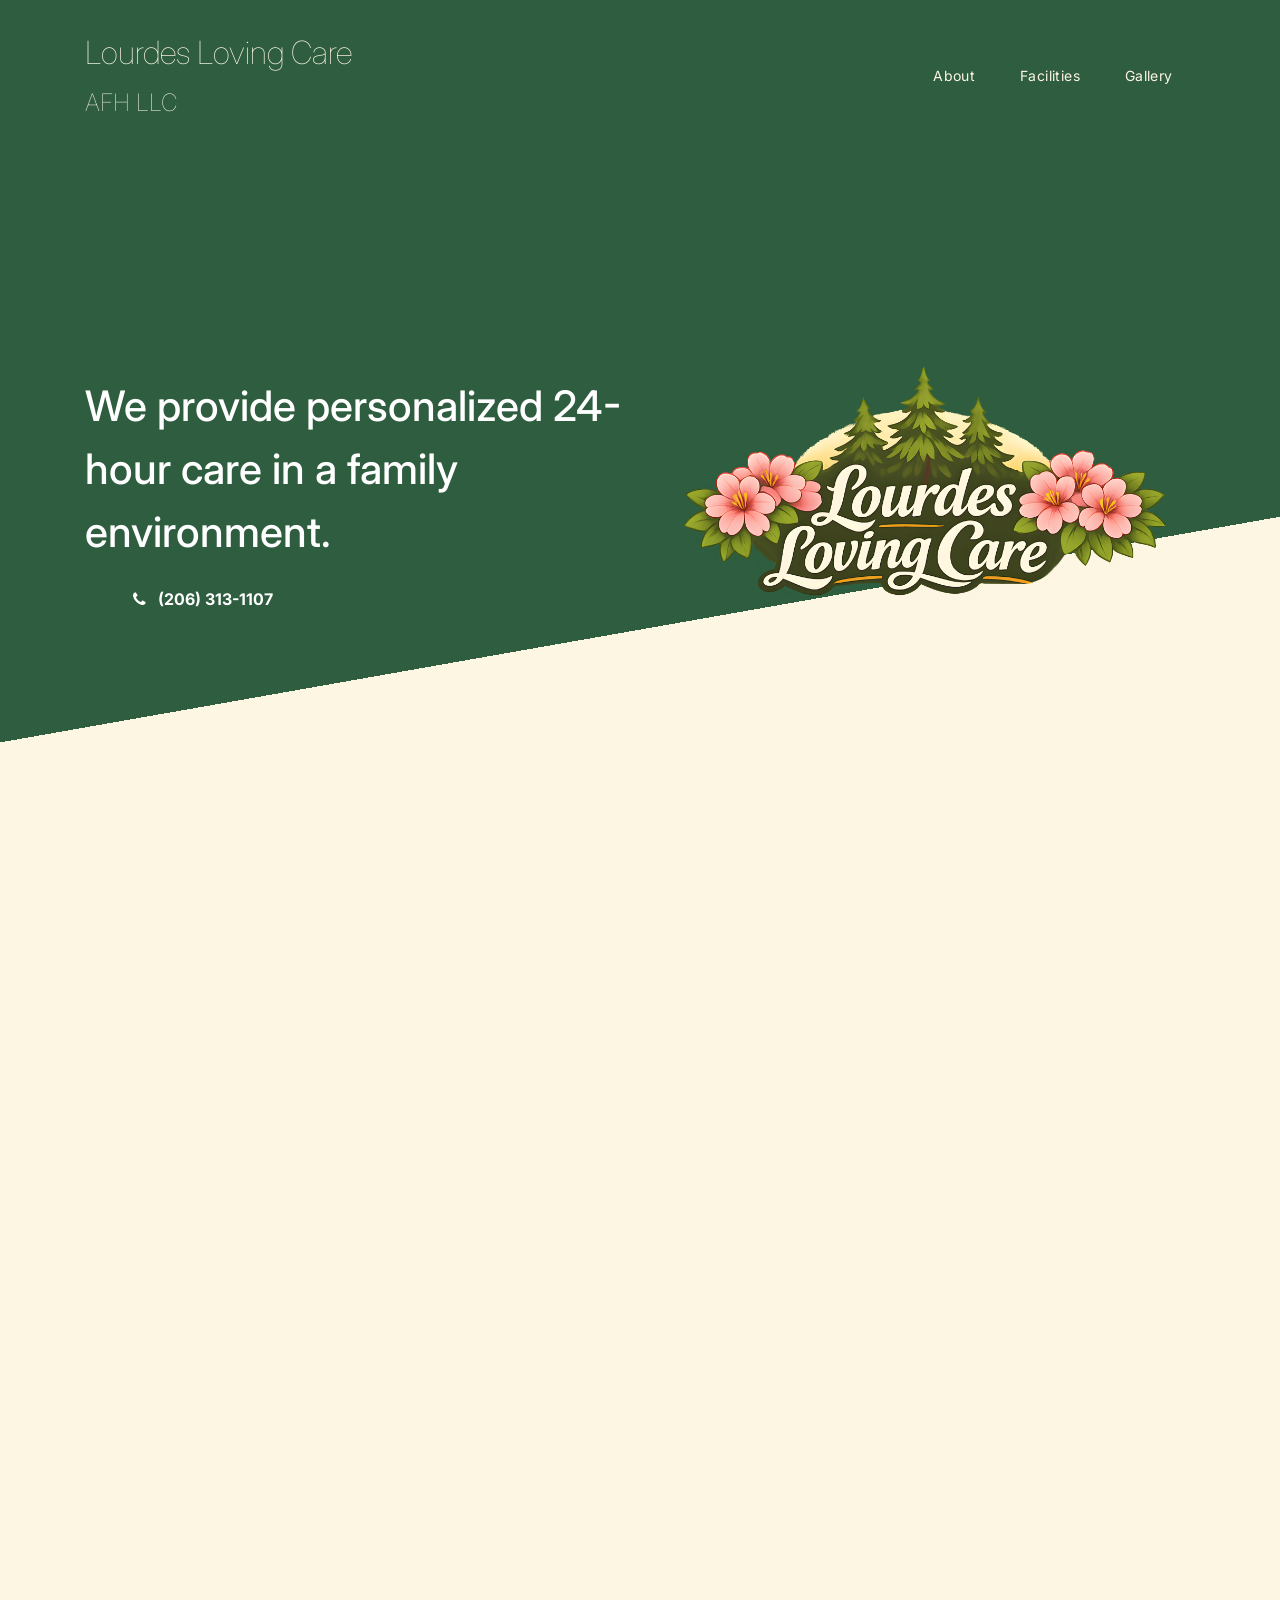
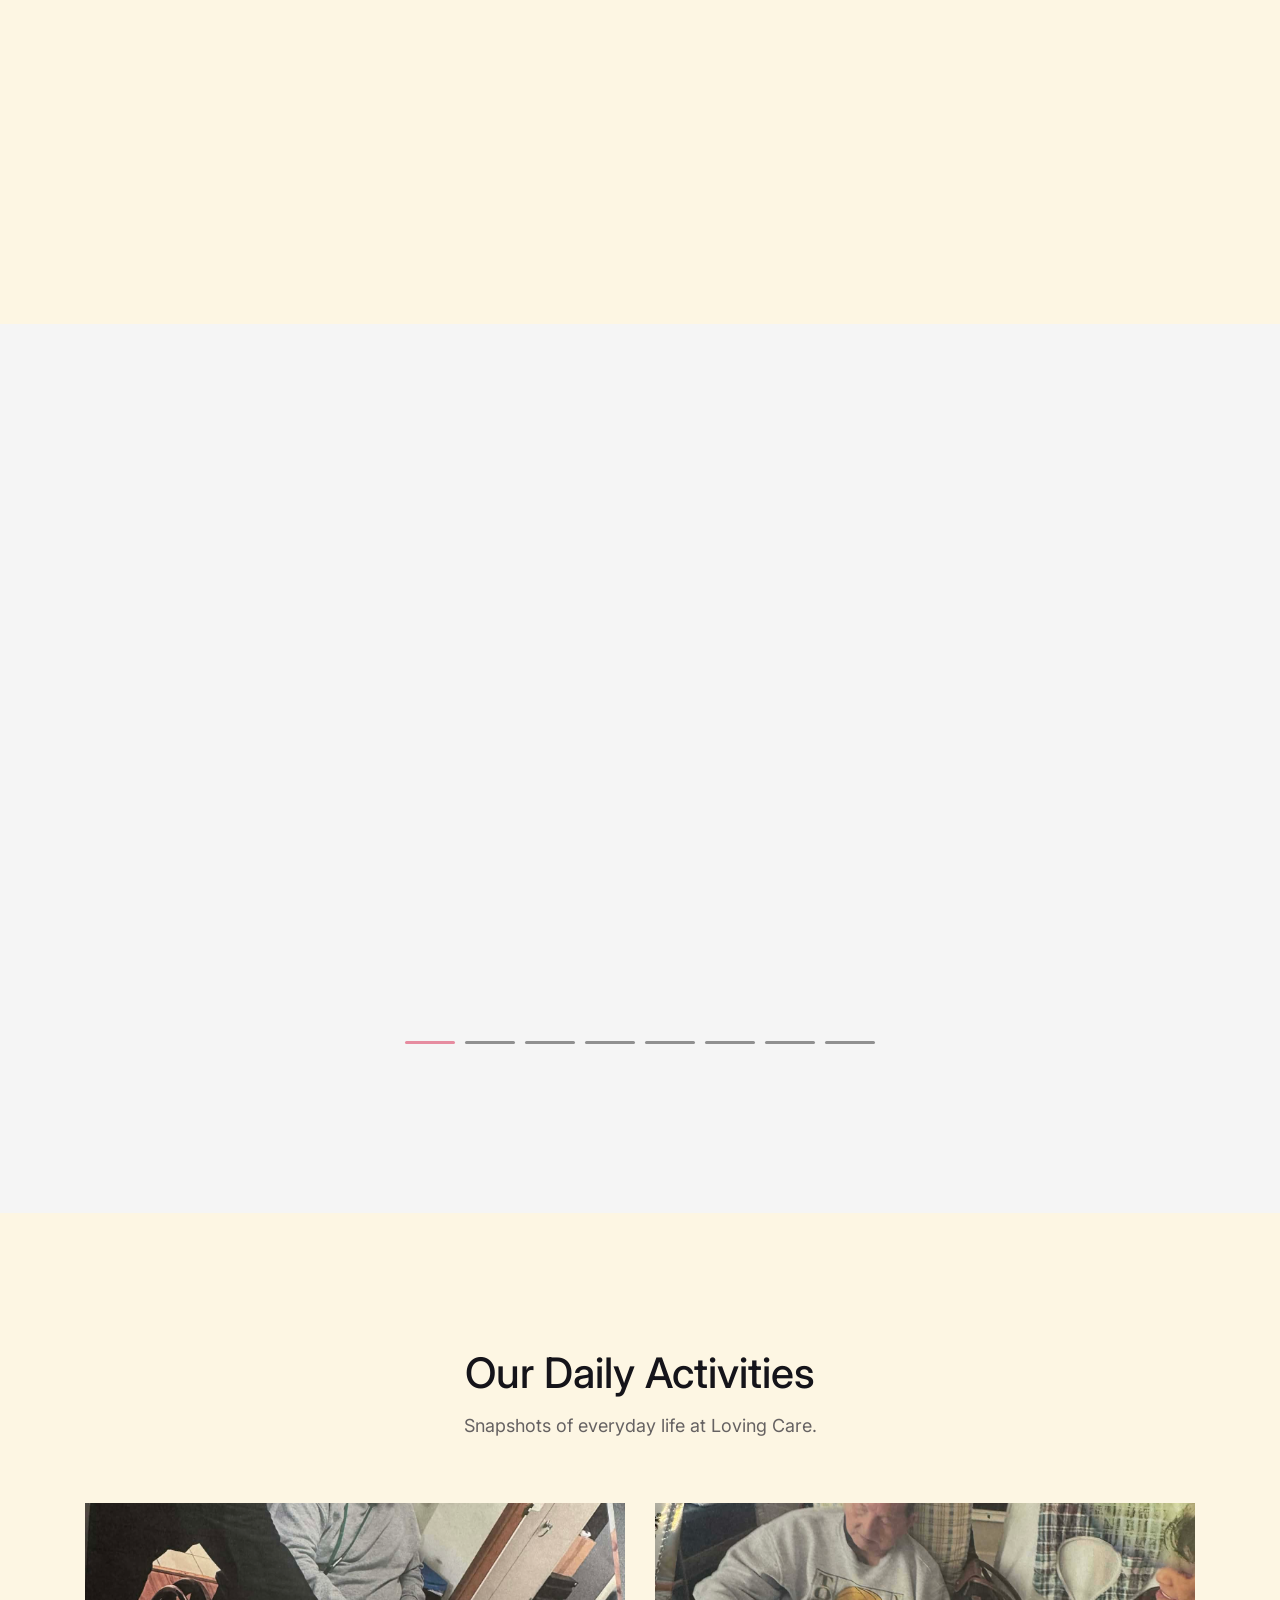
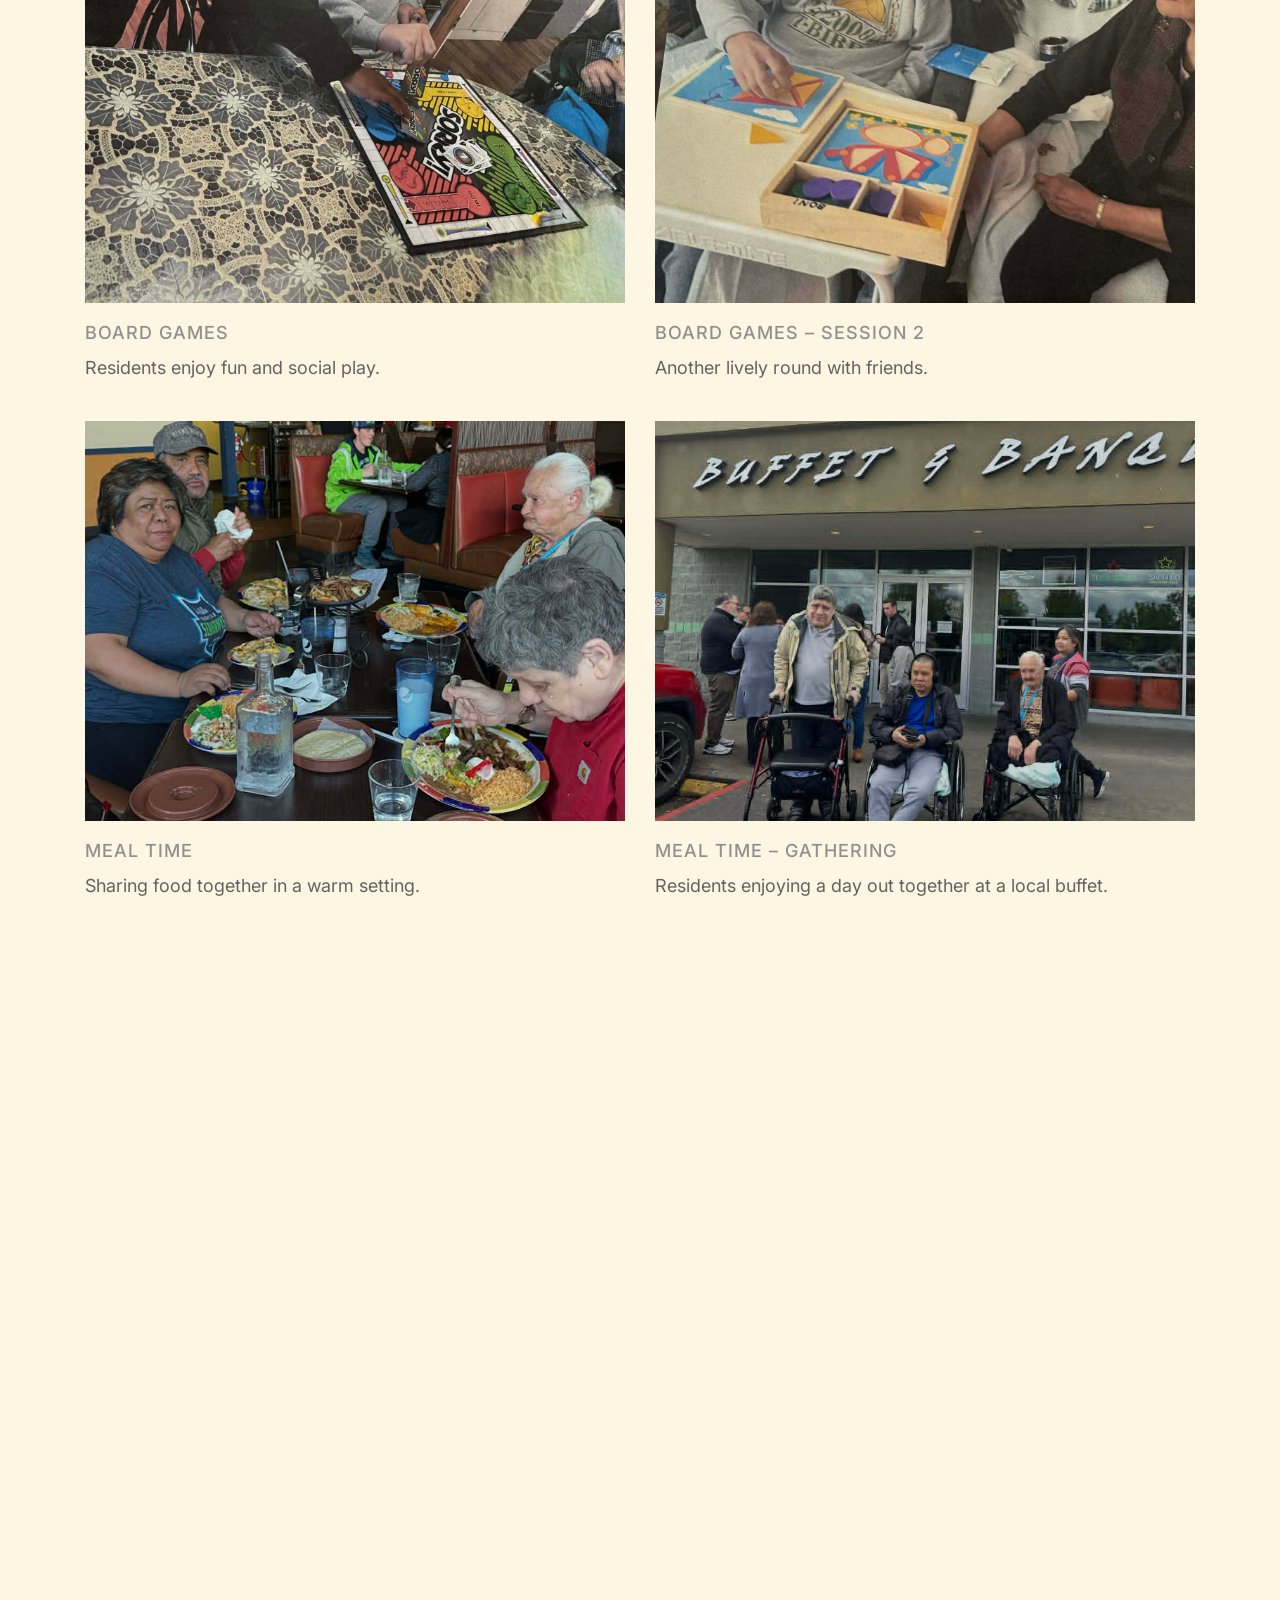
<file: index.html>
<!DOCTYPE html>
<html lang="en">
<head>

     <title>Lourdes Loving Care</title>

     <meta charset="UTF-8">
     <meta http-equiv="X-UA-Compatible" content="IE=Edge">
     <meta name="description" content="">
     <meta name="keywords" content="">
     <meta name="author" content="">
     <meta name="viewport" content="width=device-width, initial-scale=1, maximum-scale=1">

     <link rel="stylesheet" href="css/bootstrap.min.css">
     <link rel="stylesheet" href="css/font-awesome.min.css">
     <link rel="stylesheet" href="css/aos.css">
     <link rel="stylesheet" href="css/owl.carousel.min.css">
     <link rel="stylesheet" href="css/owl.theme.default.min.css">

     <!-- MAIN CSS -->
     <link rel="stylesheet" href="css/loving-care.css">

</head>
<body>

     <!-- MENU BAR -->
    <nav class="navbar navbar-expand-lg">
        <div class="container">
            <span class="navbar-brand">
              <h2>Lourdes Loving Care</h2>
              <h3>AFH LLC</h3>
            </span>

            <button class="navbar-toggler" type="button" data-toggle="collapse" data-target="#navbarNav" aria-controls="navbarNav" aria-expanded="false"
                aria-label="Toggle navigation">
                <span class="navbar-toggler-icon"></span>
            </button>

            <div class="collapse navbar-collapse" id="navbarNav">
                <ul class="navbar-nav ml-auto">
                    <li class="nav-item">
                        <a href="#about" class="nav-link smoothScroll">About</a>
                    </li>
                    <li class="nav-item">
                        <a href="#project" class="nav-link smoothScroll">Facilities</a>
                    </li>
                    <li class="nav-item">
                        <a href="#gallery" class="nav-link smoothScroll">Gallery</a>
                    </li>
                    <!--  
                    <li class="nav-item">
                        <a href="contact.html" class="nav-link contact">Contact</a>
                    </li> -->
                </ul>
            </div>
        </div>
    </nav>


     <!-- HERO -->
     <section class="hero hero-bg d-flex justify-content-center align-items-center">
               <div class="container">
                    <div class="row">

                        <div class="col-lg-6 col-md-10 col-12 d-flex flex-column justify-content-center align-items-center">
                              <div class="hero-text">

                                   <h1 class="text-white" data-aos="fade-up">We provide personalized 24-hour care in a family environment.</h1>
                                   <strong class="d-block py-3 pl-5 text-white" data-aos="fade-up" data-aos-delay="200"><i class="fa fa-phone mr-2"></i> (206) 313-1107</strong>
                              </div>
                        </div>

                        <div class="col-lg-6 col-12">
                          <div class="hero-image" data-aos="fade-up" data-aos-delay="300">

                            <img src="images/logo.png" class="img-fluid" alt="working girl">
                          </div>
                        </div>

                    </div>
               </div>
     </section>


     <!-- ABOUT -->
     <section class="about section-padding pb-0" id="about">
          <div class="container">
               <div class="row">
                    <div class="col-lg-7 mx-auto col-md-10 col-12">
                         <div class="about-info">
                              <h2 class="mb-4" data-aos="fade-up"> <strong>Personalized 24-hour care</strong> in a family environment.</h2>
                              <p class="mb-0" data-aos="fade-up">
                                <strong>Lourdes Loving Care AFH LLC</strong> is a state-licensed home caring for up to six residents. 
                                We offer <strong>high-end 24-hour care</strong> and specialize in medical needs including:
                              </p>

                              <h2 data-aos="fade-up">Our Services</h2>
                              <ul data-aos="fade-up">
                                   <li><strong>Dementia</strong></li>
                                   <li><strong>Alzheimer's</strong></li>
                                   <li><strong>Parkinson's</strong></li>
                                   <li>Stroke</li>
                                   <li>Diabetes</li>
                                   <li>Special diets</li>
                                   <li>Hospice care</li>
                                   <li>Private</li>
                                   <li>Medicaid</li>
                              </ul>

                              <h3 data-aos="fade-up">Qualified Staff</h3>
                              <p class="mb-0" data-aos="fade-up">
                                Residents’ medical and social needs are met by qualified staff including CNAs, on-call RNs, administrative staff, and hands-on owners. 
                                Our goal is to provide excellent care and enhance the quality of life for our geriatric community.
                              </p>
                         </div>

                         <div class="about-image" data-aos="fade-up" data-aos-delay="200">

                          <img src="images/office.png" class="img-fluid" alt="office">
                        </div>
                    </div>

               </div>
          </div>
     </section>


     <!-- PROJECT -->
     <section class="project section-padding" id="project">
          <div class="container-fluid">
               <div class="row">

                    <div class="col-lg-12 col-12">

                        <h2 class="mb-5 text-center" data-aos="fade-up">
                            Please take a look through our
                            <strong>Facilities</strong>
                        </h2>

                        <div class="owl-carousel owl-theme" id="facility-slide">
                              <!-- Front of House -->
                              <div class="item project-wrapper" data-aos="fade-up" data-aos-delay="100">
                                   <img src="images/facilities/front-house.jpg" class="img-fluid" alt="Front of House">
                              </div>

                              <!-- Driveway -->
                              <div class="item project-wrapper" data-aos="fade-up" data-aos-delay="200">
                                   <img src="images/facilities/driveway.jpg" class="img-fluid" alt="Driveway Entrance">
                              </div>

                              <!-- Receiving Area -->
                              <div class="item project-wrapper" data-aos="fade-up" data-aos-delay="300">
                                   <img src="images/facilities/receiving.jpeg" class="img-fluid" alt="Receiving Area">
                              </div>

                              <!-- Dining Room -->
                              <div class="item project-wrapper" data-aos="fade-up" data-aos-delay="400">
                                   <img src="images/facilities/dining.jpeg" class="img-fluid" alt="Dining Room">
                              </div>

                              <!-- Private Treatment Room -->
                              <div class="item project-wrapper" data-aos="fade-up" data-aos-delay="500">
                                   <img src="images/facilities/private-treatment.jpg" class="img-fluid" alt="Private Treatment Room">
                              </div>

                              <!-- Shared Treatment Room -->
                              <div class="item project-wrapper" data-aos="fade-up" data-aos-delay="600">
                                   <img src="images/facilities/shared-treatment.jpg" class="img-fluid" alt="Shared Treatment Room">
                              </div>

                              <!-- Bathroom -->
                              <div class="item project-wrapper" data-aos="fade-up" data-aos-delay="700">
                                   <img src="images/facilities/bathroom.jpg" class="img-fluid" alt="Resident Bathroom">
                              </div>

                              <!-- Porch -->
                              <div class="item project-wrapper" data-aos="fade-up" data-aos-delay="800">
                                   <img src="images/facilities/porch.jpg" class="img-fluid" alt="Front Porch">
                              </div>

                              
                         </div>


                    </div>
               </div>
          </div>
     </section>

     <!-- BLOG -->
    <section id="gallery" class="gallery section-padding">
        <div class="container">
          <div class="row text-center mb-5">
            <div class="col-lg-12">
              <h1>Our Daily Activities</h1>
              <p>Snapshots of everyday life at Loving Care.</p>
            </div>
          </div>

          <div class="row">
            <!-- Board Games 1 -->
            <div class="col-md-6 col-12 mb-4">
              <img src="images/blog/board1.jpg" class="img-fluid" alt="Board Games">
              <h4 class="mt-3">Board Games</h4>
              <p>Residents enjoy fun and social play.</p>
            </div>

            <!-- Board Games 2 -->
            <div class="col-md-6 col-12 mb-4">
              <img src="images/blog/board2.jpg" class="img-fluid" alt="Board Games">
              <h4 class="mt-3">Board Games – Session 2</h4>
              <p>Another lively round with friends.</p>
            </div>

            <!-- Meal 1 -->
            <div class="col-md-6 col-12 mb-4">
              <img src="images/blog/meal1.jpg" class="img-fluid" alt="Meal Time">
              <h4 class="mt-3">Meal Time</h4>
              <p>Sharing food together in a warm setting.</p>
            </div>

            <!-- Meal 2 -->
            <div class="col-md-6 col-12 mb-4">
              <img src="images/blog/meal2.jpg" class="img-fluid" alt="Meal Time Gathering">
              <h4 class="mt-3">Meal Time – Gathering</h4>
              <p>Residents enjoying a day out together at a local buffet.</p>
            </div>
          </div>
        </div>
    </section>

     <!-- TESTIMONIAL -->
     <section class="testimonial section-padding">
          <div class="container">
               <div class="row">

                    <div class="col-lg-6 col-md-5 col-12">
                        <div class="contact-image" data-aos="fade-up">

                          <img src="images/lourdes.jpg" class="img-fluid" alt="website">
                        </div>
                    </div>

                    <div class="col-lg-6 col-md-7 col-12">
                      <h4 class="my-5 pt-3" data-aos="fade-up" data-aos-delay="100">Founder's Message</h4>

                      <div class="quote" data-aos="fade-up" data-aos-delay="200"></div>

                      <h2 class="mb-4" data-aos="fade-up" data-aos-delay="300">"Our mission is to provide personalized 24-hour care in a warm,
                      family environment."</h2>

                      <p data-aos="fade-up" data-aos-delay="400">
                        <strong>Lourdes Sampayan</strong>

                        <span class="mx-1">/</span>

                        <small>Lourdes Loving Care AFH LLC(Founder)</small>
                      </p>
                    </div>

               </div>
          </div>
     </section>


    <footer class="site-footer">
      <div class="container">
        <div class="row">

          <!-- <div class="col-lg-3 col-md-6 col-12" data-aos="fade-up" data-aos-delay="200"> 
          <div class="row justify-content-center text-center">
               <div class="col-auto text-center mb-4">
                    <h4 class="my-4">Contact Info</h4>
                         <p class="mb-1">
                              <i class="fa fa-phone mr-2 footer-icon"></i>(206) 313-1107
                         </p>
                         <p>
                              <i class="fa fa-envelope mr-2 footer-icon"></i>lourdesandres@ymail.com
                         </p>
               </div>
          
               <div class="col-auto text-center mb-4">
                    <h4 class="my-4">Location</h4>
                    <p class="mb-1">
                         <i class="fa fa-home mr-2 footer-icon"></i>30442 8ᵀᴴ <br>Ave S Federal Way WA 98003</br>
                    </p>
               </div>
          </div>     
          -->

          <div class="col-lg-3 col-md-6 col-12" data-aos="fade-up" data-aos-delay="200">
            <h4 class="my-4">Contact Info</h4>
            <p class="mb-1">
              <i class="fa fa-phone mr-2 footer-icon"></i>(206) 313-1107
            </p>

            <p>
                <i class="fa fa-envelope mr-2 footer-icon"></i>lourdesandres@ymail.com
            </p>
          </div>

          <div class="col-lg-3 col-md-6 col-12" data-aos="fade-up" data-aos-delay="300">
            <h4 class="my-4">Location</h4>

            <p class="mb-1">
              <i class="fa fa-home mr-2 footer-icon"></i> 
              30442 8ᵀᴴ <br>Ave S Federal Way WA 98003</br>
            </p>
          </div>

          <div class="col-lg-4 mx-lg-auto text-center col-md-8 col-12" data-aos="fade-up" data-aos-delay="400">
            <p class="copyright-text">Copyright &copy; 2017 Lourdes Loving Care AFH LLC
          </div>

        </div>
      </div>
    </footer>

     <!-- SCRIPTS -->
     <script src="js/jquery.min.js"></script>
     <script src="js/bootstrap.min.js"></script>
     <script src="js/aos.js"></script>
     <script src="js/owl.carousel.min.js"></script>
     <script src="js/smoothscroll.js"></script>
     <script src="js/custom.js"></script>
     <script src="js/backtotop.js" defer></script>
     <button class="back-to-top">↑ Back to Top</button>

</body>
</html>
</file>
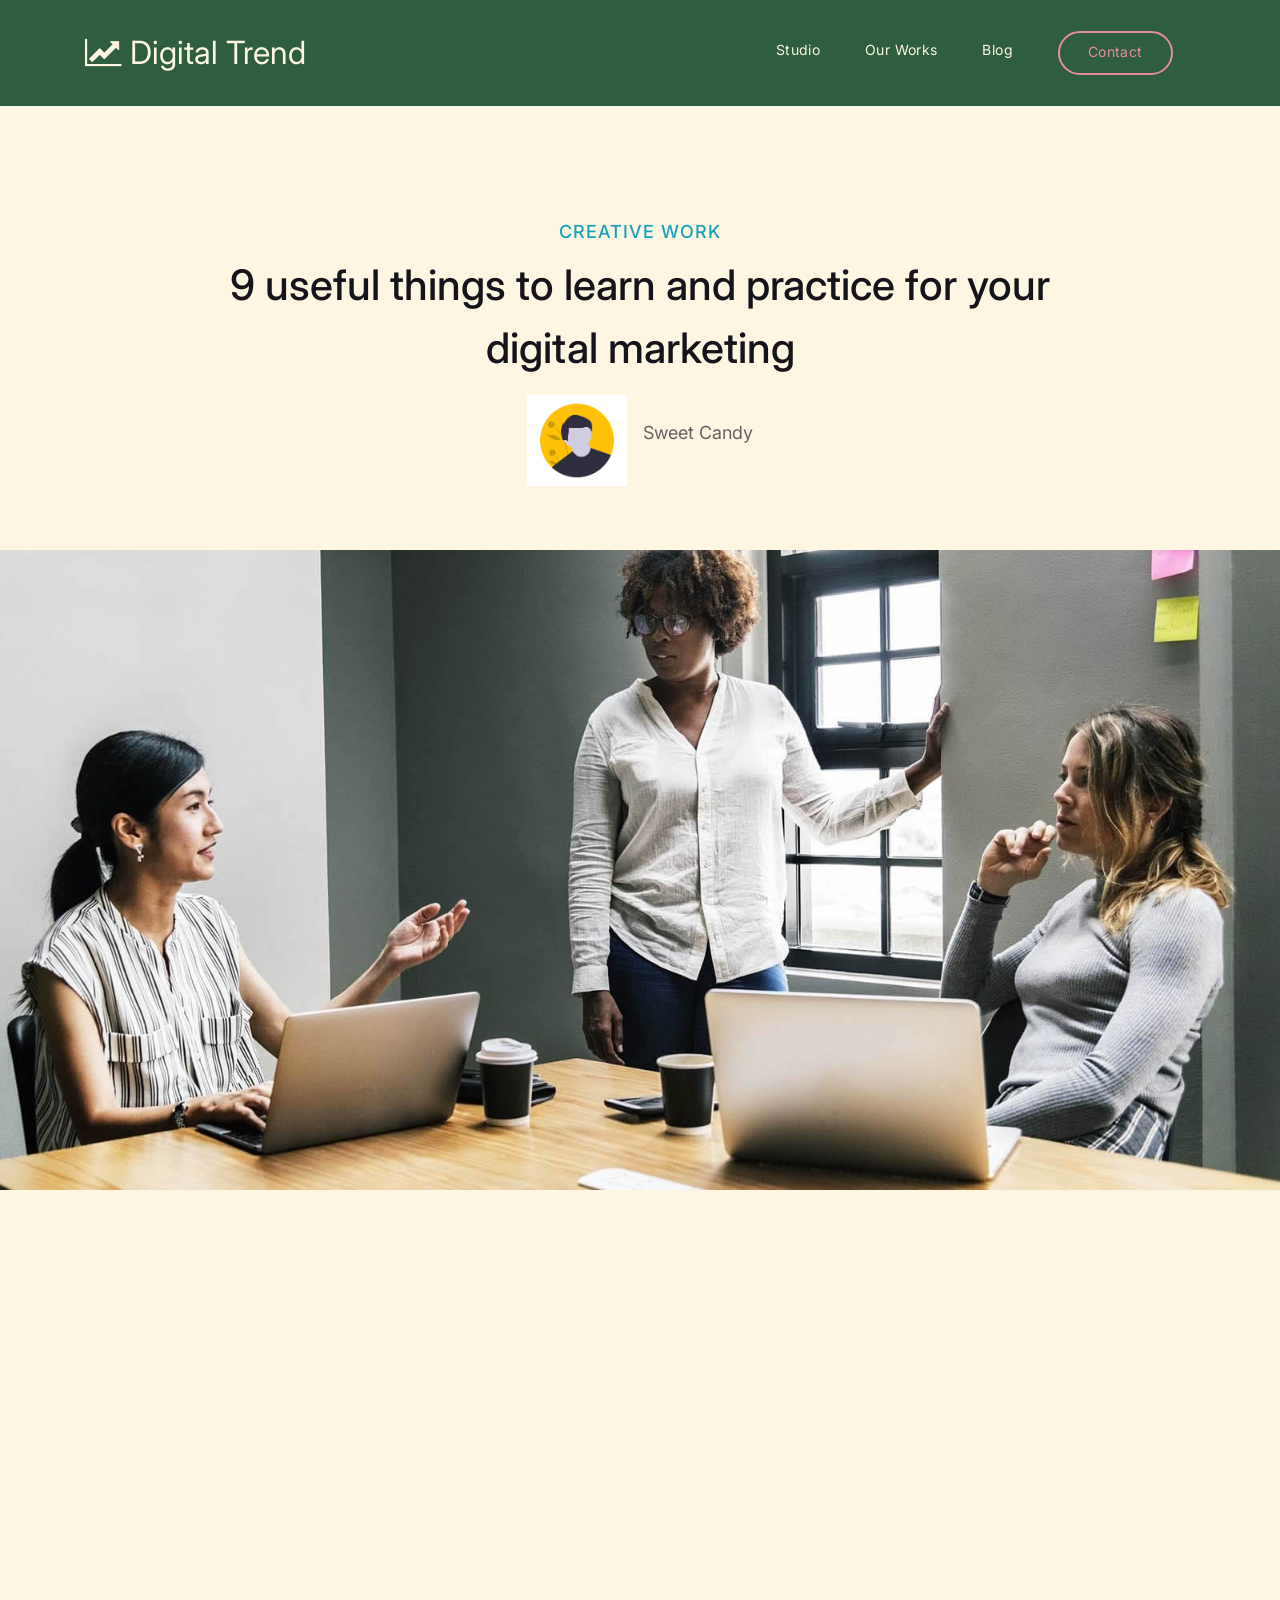
<file: blog-detail.html>
<!DOCTYPE html>
<html lang="en">
<head>

     <title>Digital Trend - Blog Detail</title>
<!--

DIGITAL TREND

https://templatemo.com/tm-538-digital-trend

-->
     <meta charset="UTF-8">
     <meta http-equiv="X-UA-Compatible" content="IE=Edge">
     <meta name="description" content="">
     <meta name="keywords" content="">
     <meta name="author" content="">
     <meta name="viewport" content="width=device-width, initial-scale=1, maximum-scale=1">

     <link rel="stylesheet" href="css/bootstrap.min.css">
     <link rel="stylesheet" href="css/font-awesome.min.css">
     <link rel="stylesheet" href="css/aos.css">
     <link rel="stylesheet" href="css/owl.carousel.min.css">
     <link rel="stylesheet" href="css/owl.theme.default.min.css">

     <!-- MAIN CSS -->
     <link rel="stylesheet" href="css/templatemo-digital-trend.css">

</head>
<body>

     <!-- MENU BAR -->
    <nav class="navbar navbar-expand-lg position-relative">
        <div class="container">
            <a class="navbar-brand" href="index.html">
              <i class="fa fa-line-chart"></i>
              Digital Trend
            </a>

            <button class="navbar-toggler" type="button" data-toggle="collapse" data-target="#navbarNav" aria-controls="navbarNav" aria-expanded="false"
                aria-label="Toggle navigation">
                <span class="navbar-toggler-icon"></span>
            </button>

            <div class="collapse navbar-collapse" id="navbarNav">
                <ul class="navbar-nav ml-auto">
                    <li class="nav-item">
                        <a href="index.html#about" class="nav-link">Studio</a>
                    </li>
                    <li class="nav-item">
                        <a href="index.html#project" class="nav-link">Our Works</a>
                    </li>
                    <li class="nav-item">
                        <a href="blog.html" class="nav-link">Blog</a>
                    </li>
                    <li class="nav-item">
                        <a href="contact.html" class="nav-link contact">Contact</a>
                    </li>
                </ul>
            </div>
        </div>
    </nav>


     <!-- BLOG DETAIL -->
     <section class="project-detail section-padding-half">
          <div class="container">
               <div class="row">

                    <div class="col-lg-9 mx-auto col-md-10 col-12 mt-lg-5 text-center" data-aos="fade-up">
                      <h4 class="blog-category text-info">Creative Work</h4>
                      
                      <h1>9 useful things to learn and practice for your digital marketing</h1>

                      <div class="client-info">
                          <div class="d-flex justify-content-center align-items-center mt-3">
                            <img src="images/project/project-detail/male-avatar.png" class="img-fluid" alt="male avatar">

                            <p>Sweet Candy</p>
                          </div>
                      </div>
                    </div>

               </div>
          </div>
     </section>


     <div class="full-image text-center" data-aos="zoom-in">
       <img src="images/blog/blog-header-image.jpg" class="img-fluid" alt="blog header">
     </div>


     <!-- BLOG DETAIL -->
     <section class="project-detail">
          <div class="container">
               <div class="row">

                  <div class="col-lg-9 mx-auto col-md-11 col-12 my-5 pt-3" data-aos="fade-up">

                    <h2 class="mb-3">Etiam quis metus elementum, tempor risus vel, condimentum orci.</h2>

                    <p>Mauris in convallis nunc, non facilisis arcu. Nunc sapien nulla, interdum at diam non, aliquam vestibulum leo. Fusce laoreet malesuada ante, consectetur consequat ante tempor et. Quisque ac risus ligula.</p>

                    <p>Suspendisse bibendum tortor at est placerat auctor. Phasellus tortor est, bibendum eu ex eu, tincidunt efficitur nunc. Orci varius natoque penatibus et magnis dis parturient montes, nascetur ridiculus mus.</p>

                    <ul class="list-detail py-3">
                      <li><span>Quisque at condimentum est. Duis sollicitudin urna id elit pulvinar placerat. Ut ac dui in ex vulputate dictum.</span></li>

                      <li><span>Mauris vitae tellus nisi. Morbi rutrum lacus sit amet volutpat viverra.</span></li>

                      <li><span> Integer maximus sem ut ipsum blandit elementum. Nullam sollicitudin accumsan commodo.</span></li>
                    </ul>

                    <p>Sed leo nisl, posuere at molestie ac, suscipit auctor mauris. Etiam quis metus elementum, tempor risus vel, condimentum orci.</p>

                    <h2 class="mt-5 mb-3">Curabitur tempus vel libero lobortis feugiat</h2>

                    <p>Orci varius natoque penatibus et magnis dis parturient montes, nascetur ridiculus mus. Mauris in convallis nunc, non facilisis arcu. Nunc sapien nulla, interdum at diam non, aliquam vestibulum leo.</p>

                    <blockquote>Phasellus dapibus ex sed dolor blandit, efficitur iaculis ipsum scelerisque. Cras elementum nibh id felis sagittis, sit amet pellentesque ligula porttitor. Fusce laoreet malesuada ante, consectetur consequat ante tempor et. Quisque ac risus ligula.</blockquote>
                    </div>
               </div>

              <div class="col-lg-8 mx-auto mb-5 pb-5 col-12" data-aos="fade-up">

                <h3 class="my-3" data-aos="fade-up">Leave a comment</h3>

                <form action="#" method="get"  class="contact-form" data-aos="fade-up" data-aos-delay="300" role="form">
                  <div class="row">
                    <div class="col-lg-6 col-12">
                      <input type="text" class="form-control" name="name" placeholder="Name">
                    </div>

                    <div class="col-lg-6 col-12">
                      <input type="email" class="form-control" name="email" placeholder="Email">
                    </div>

                    <div class="col-lg-12 col-12">
                      <textarea class="form-control" rows="6" name="message" placeholder="Message"></textarea>
                    </div>

                    <div class="col-lg-5 mx-auto col-7">
                      <button type="submit" class="form-control" id="submit-button" name="submit">Submit Comment</button>
                    </div>
                  </div>
                </form>
              </div>
              
          </div>
          
     </section>


    <footer class="site-footer">
      <div class="container">
        <div class="row">

          <div class="col-lg-5 mx-lg-auto col-md-8 col-10">
            <h1 class="text-white" data-aos="fade-up" data-aos-delay="100">We make creative <strong>brands</strong> only.</h1>
          </div>

          <div class="col-lg-3 col-md-6 col-12" data-aos="fade-up" data-aos-delay="200">
            <h4 class="my-4">Contact Info</h4>

            <p class="mb-1">
              <i class="fa fa-phone mr-2 footer-icon"></i> 
              +99 080 070 4224
            </p>

            <p>
              <a href="#">
                <i class="fa fa-envelope mr-2 footer-icon"></i>
                hello@company.com
              </a>
            </p>
          </div>

          <div class="col-lg-3 col-md-6 col-12" data-aos="fade-up" data-aos-delay="300">
            <h4 class="my-4">Our Studio</h4>

            <p class="mb-1">
              <i class="fa fa-home mr-2 footer-icon"></i> 
              Av. Lúcio Costa - Barra da Tijuca, Rio de Janeiro - RJ, Brazil
            </p>
          </div>

          <div class="col-lg-4 mx-lg-auto text-center col-md-8 col-12" data-aos="fade-up" data-aos-delay="400">
            <p class="copyright-text">Copyright &copy; 2026 Your Company
            <br>
            <a rel="nofollow noopener" href="https://templatemo.com" target="_blank">Design: TemplateMo</a></p>
          </div>

          <div class="col-lg-4 mx-lg-auto col-md-6 col-12" data-aos="fade-up" data-aos-delay="500">
            
            <ul class="footer-link">
              <li><a href="#">Stories</a></li>
              <li><a href="#">Work with us</a></li>
              <li><a href="#">Privacy</a></li>
            </ul>
          </div>

          <div class="col-lg-3 mx-lg-auto col-md-6 col-12" data-aos="fade-up" data-aos-delay="600">
            <ul class="social-icon">
              <li><a href="#" class="fa fa-instagram"></a></li>
              <li><a href="#" class="fa fa-twitter"></a></li>
              <li><a href="#" class="fa fa-dribbble"></a></li>
              <li><a href="#" class="fa fa-behance"></a></li>
            </ul>
          </div>

        </div>
      </div>
    </footer>


     <!-- SCRIPTS -->
     <script src="js/jquery.min.js"></script>
     <script src="js/bootstrap.min.js"></script>
     <script src="js/aos.js"></script>
     <script src="js/owl.carousel.min.js"></script>
     <script src="js/custom.js"></script>

</body>
</html>
</file>
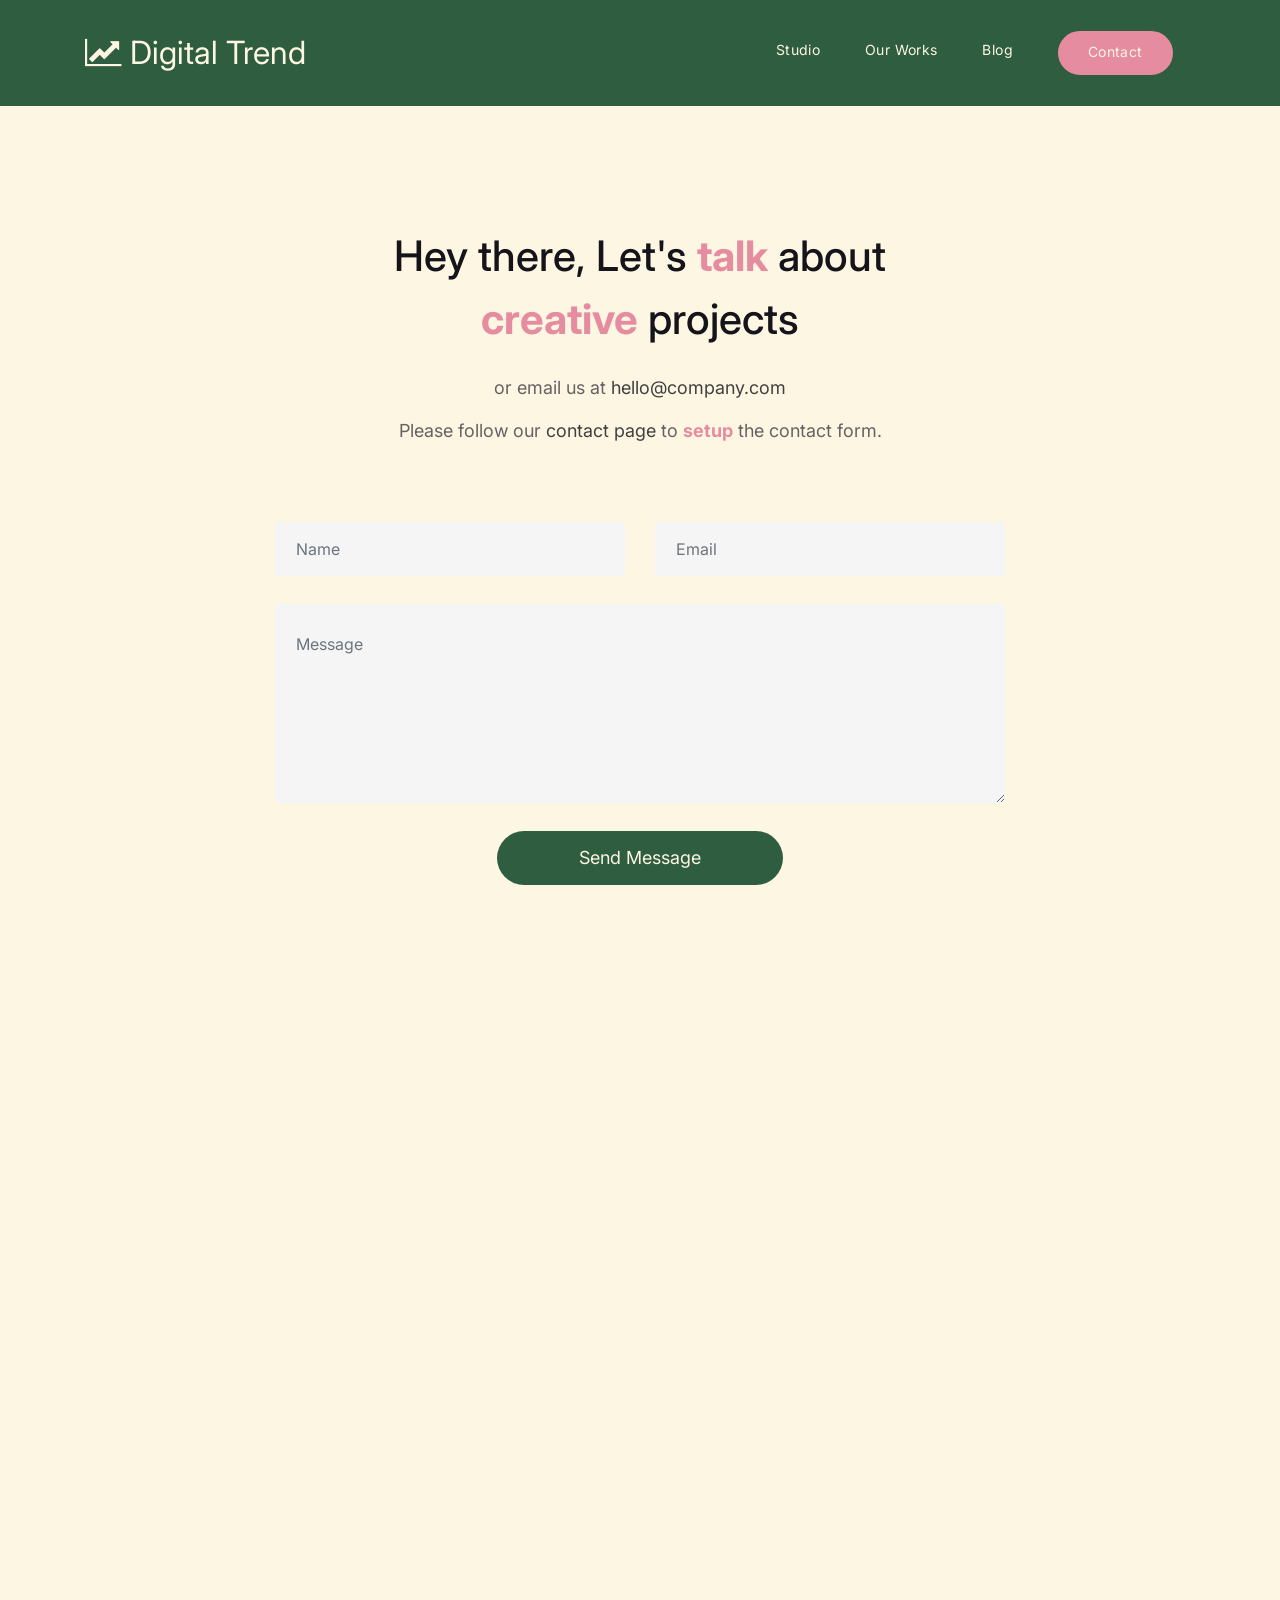
<file: contact.html>
<!DOCTYPE html>
<html lang="en">
<head>

     <title>Digital Trend Contact</title>
<!--

DIGITAL TREND

https://templatemo.com/tm-538-digital-trend

-->
     <meta charset="UTF-8">
     <meta http-equiv="X-UA-Compatible" content="IE=Edge">
     <meta name="description" content="">
     <meta name="keywords" content="">
     <meta name="author" content="">
     <meta name="viewport" content="width=device-width, initial-scale=1, maximum-scale=1">

     <link rel="stylesheet" href="css/bootstrap.min.css">
     <link rel="stylesheet" href="css/font-awesome.min.css">
     <link rel="stylesheet" href="css/aos.css">
     <link rel="stylesheet" href="css/owl.carousel.min.css">
     <link rel="stylesheet" href="css/owl.theme.default.min.css">

     <!-- MAIN CSS -->
     <link rel="stylesheet" href="css/templatemo-digital-trend.css">

</head>
<body>

     <!-- MENU BAR -->
    <nav class="navbar navbar-expand-lg position-absolute">
        <div class="container">
          <a class="navbar-brand" href="index.html">
              <i class="fa fa-line-chart"></i>
              Digital Trend
            </a>

            <button class="navbar-toggler" type="button" data-toggle="collapse" data-target="#navbarNav" aria-controls="navbarNav" aria-expanded="false"
                aria-label="Toggle navigation">
                <span class="navbar-toggler-icon"></span>
            </button>

            <div class="collapse navbar-collapse" id="navbarNav">
                <ul class="navbar-nav ml-auto">
                    <li class="nav-item">
                        <a href="index.html#about" class="nav-link">Studio</a>
                    </li>
                    <li class="nav-item">
                        <a href="index.html#project" class="nav-link">Our Works</a>
                    </li>
                    <li class="nav-item">
                        <a href="blog.html" class="nav-link">Blog</a>
                    </li>
                    <li class="nav-item">
                        <a href="contact.html" class="nav-link active contact">Contact</a>
                    </li>
                </ul>
            </div>
        </div>
    </nav>


     <!-- CONTACT -->
     <section class="contact section-padding">
          <div class="container">
               <div class="row">

                    <div class="col-lg-6 mx-auto col-md-7 col-12 py-5 mt-5 text-center" data-aos="fade-up">

                      <h1 class="mb-4">Hey there, Let's <strong>talk</strong> about <strong>creative</strong> projects</h1>

                      <p>or email us at <a href="mailto:hello@company.com">hello@company.com</a></p>
                      <p>Please follow our <a rel="nofollow" href="https://templatemo.com/contact">contact page</a> to <strong>setup</strong> the contact form.</p>
                    </div>

                    <div class="col-lg-8 mx-auto col-md-10 col-12">
                    
                    <!-- Follow https://templatemo.com/contact page to setup your own contact form -->
                    
                      <form action="#" method="post" class="contact-form" data-aos="fade-up" data-aos-delay="300" role="form">
                        <div class="row">
                          <div class="col-lg-6 col-12">
                            <input type="text" class="form-control" name="name" placeholder="Name">
                          </div>

                          <div class="col-lg-6 col-12">
                            <input type="email" class="form-control" name="email" placeholder="Email">
                          </div>

                          <div class="col-lg-12 col-12">
                            <textarea class="form-control" rows="6" name="message" placeholder="Message"></textarea>
                          </div>

                          <div class="col-lg-5 mx-auto col-7">
                            <button type="submit" class="form-control" id="submit-button" name="submit">Send Message</button>
                          </div>
                        </div>

                      </form>
                    </div>

               </div>
          </div>
     </section>

<!-- How to change your own map point
	1. Go to Google Maps
	2. Click on your location point
	3. Click "Share" and choose "Embed map" tab
	4. Copy only URL and paste it within the src="" field below
-->
     <div class="google-map" data-aos="zoom-in">
       <iframe src="https://www.google.com/maps/embed?pb=!1m18!1m12!1m3!1d11196.961132529668!2d-43.38581128725845!3d-23.011063013218724!2m3!1f0!2f0!3f0!3m2!1i1024!2i768!4f13.1!3m3!1m2!1s0x9bdb695cd967b7%3A0x171cdd035a6a9d84!2sAv.%20L%C3%BAcio%20Costa%20-%20Barra%20da%20Tijuca%2C%20Rio%20de%20Janeiro%20-%20RJ%2C%20Brazil!5e0!3m2!1sen!2sth!4v1568649412152!5m2!1sen!2sth" width="1920" height="600" frameborder="0" style="border:0;" allowfullscreen=""></iframe>
     </div>


    <footer class="site-footer">
      <div class="container">
        <div class="row">

          <div class="col-lg-5 mx-lg-auto col-md-8 col-10">
            <h1 class="text-white" data-aos="fade-up" data-aos-delay="100">We make creative <strong>brands</strong> only.</h1>
          </div>

          <div class="col-lg-3 col-md-6 col-12" data-aos="fade-up" data-aos-delay="200">
            <h4 class="my-4">Contact Info</h4>

            <p class="mb-1">
              <i class="fa fa-phone mr-2 footer-icon"></i> 
              +99 080 070 4224
            </p>

            <p>
              <a href="#">
                <i class="fa fa-envelope mr-2 footer-icon"></i>
                hello@company.com
              </a>
            </p>
          </div>

          <div class="col-lg-3 col-md-6 col-12" data-aos="fade-up" data-aos-delay="300">
            <h4 class="my-4">Our Studio</h4>

            <p class="mb-1">
              <i class="fa fa-home mr-2 footer-icon"></i> 
              Av. Lúcio Costa - Barra da Tijuca, Rio de Janeiro - RJ, Brazil
            </p>
          </div>

          <div class="col-lg-4 mx-lg-auto text-center col-md-8 col-12" data-aos="fade-up" data-aos-delay="400">
            <p class="copyright-text">Copyright &copy; 2026 Your Company
            <br>
            <a rel="nofollow noopener" href="https://templatemo.com" target="_blank">Design: TemplateMo</a></p>
          </div>

          <div class="col-lg-4 mx-lg-auto col-md-6 col-12" data-aos="fade-up" data-aos-delay="500">
            
            <ul class="footer-link">
              <li><a href="#">Stories</a></li>
              <li><a href="#">Work with us</a></li>
              <li><a href="#">Privacy</a></li>
            </ul>
          </div>

          <div class="col-lg-3 mx-lg-auto col-md-6 col-12" data-aos="fade-up" data-aos-delay="600">
            <ul class="social-icon">
              <li><a href="#" class="fa fa-instagram"></a></li>
              <li><a href="#" class="fa fa-twitter"></a></li>
              <li><a href="#" class="fa fa-dribbble"></a></li>
              <li><a href="#" class="fa fa-behance"></a></li>
            </ul>
          </div>

        </div>
      </div>
    </footer>


     <!-- SCRIPTS -->
     <script src="js/jquery.min.js"></script>
     <script src="js/bootstrap.min.js"></script>
     <script src="js/aos.js"></script>
     <script src="js/owl.carousel.min.js"></script>
     <script src="js/custom.js"></script>

</body>
</html>
</file>
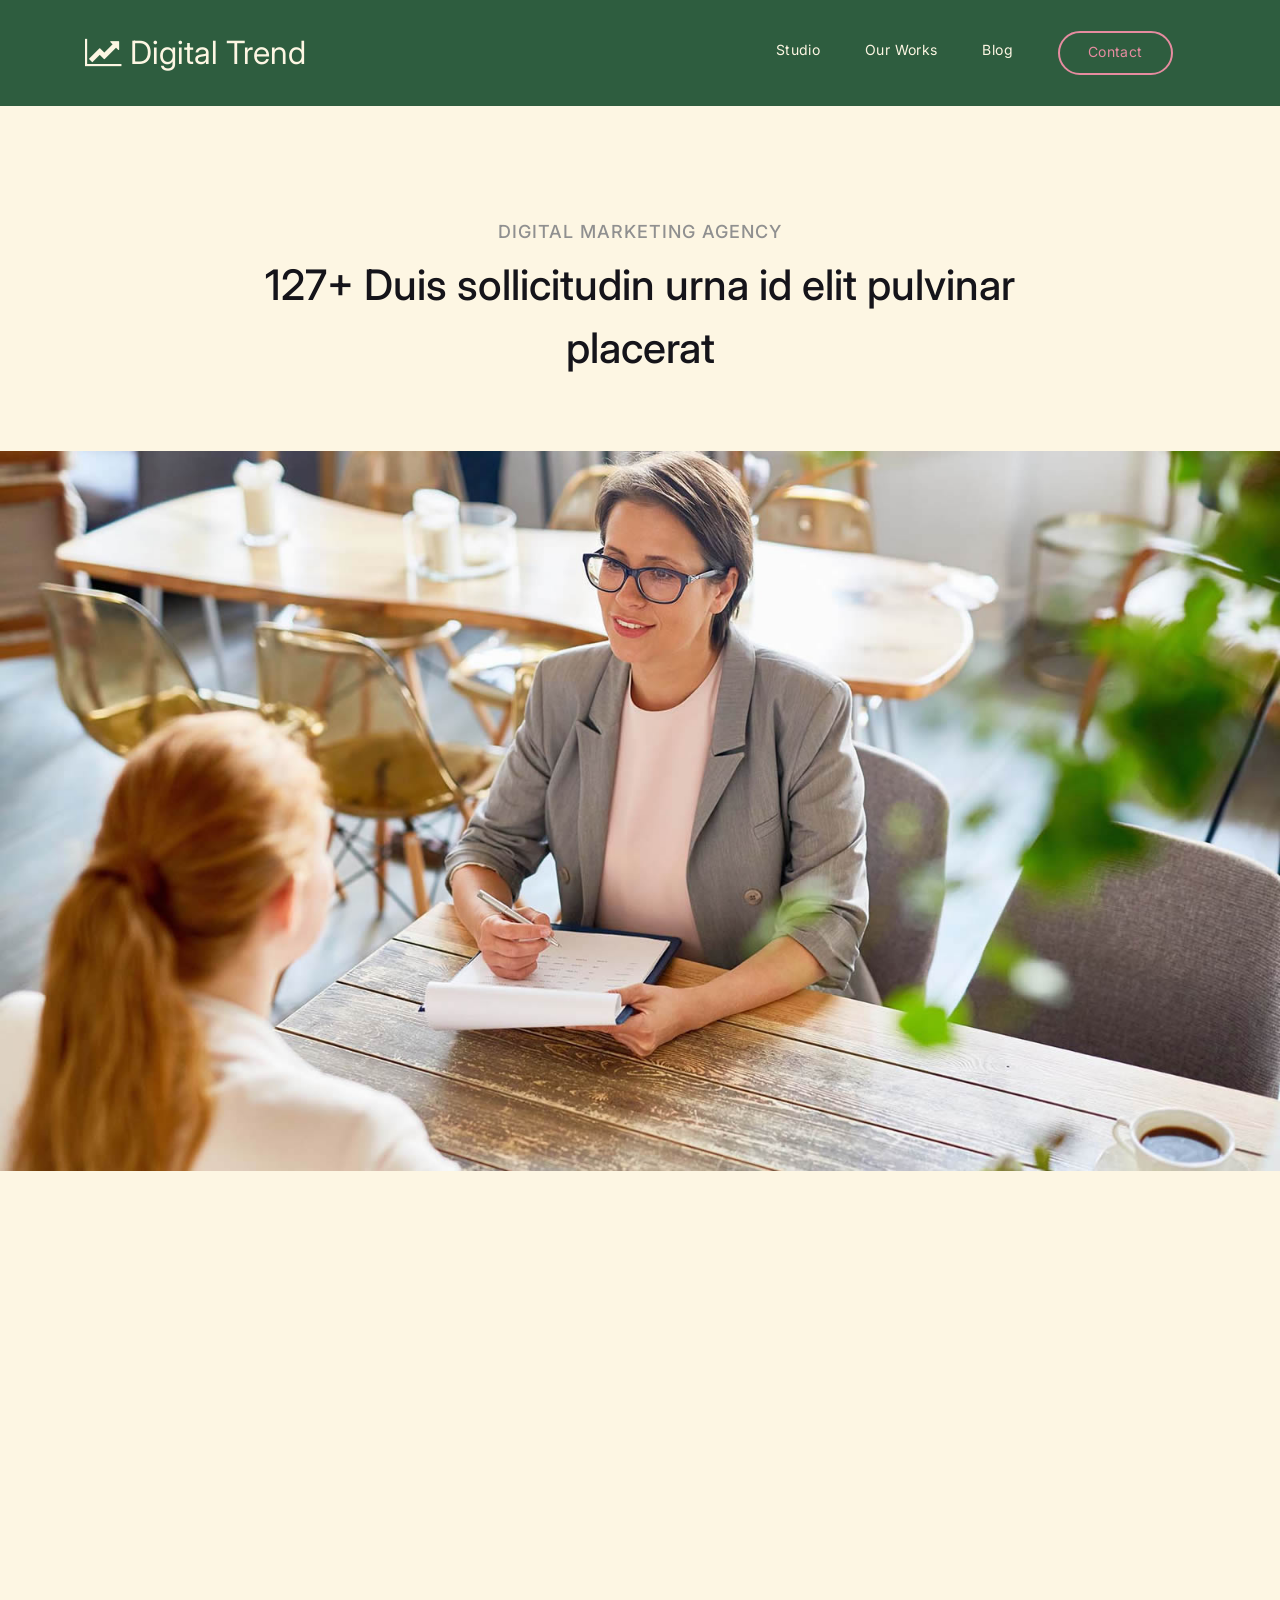
<file: project-detail.html>
<!DOCTYPE html>
<html lang="en">
<head>

     <title>Digital Trend - Project Detail</title>
<!--

DIGITAL TREND

https://templatemo.com/tm-538-digital-trend

-->
     <meta charset="UTF-8">
     <meta http-equiv="X-UA-Compatible" content="IE=Edge">
     <meta name="description" content="">
     <meta name="keywords" content="">
     <meta name="author" content="">
     <meta name="viewport" content="width=device-width, initial-scale=1, maximum-scale=1">

     <link rel="stylesheet" href="css/bootstrap.min.css">
     <link rel="stylesheet" href="css/font-awesome.min.css">
     <link rel="stylesheet" href="css/aos.css">
     <link rel="stylesheet" href="css/owl.carousel.min.css">
     <link rel="stylesheet" href="css/owl.theme.default.min.css">

     <!-- MAIN CSS -->
     <link rel="stylesheet" href="css/templatemo-digital-trend.css">

</head>
<body>

     <!-- MENU BAR -->
    <nav class="navbar navbar-expand-lg position-relative">
        <div class="container">
            <a class="navbar-brand" href="index.html">
              <i class="fa fa-line-chart"></i>
              Digital Trend
            </a>

            <button class="navbar-toggler" type="button" data-toggle="collapse" data-target="#navbarNav" aria-controls="navbarNav" aria-expanded="false"
                aria-label="Toggle navigation">
                <span class="navbar-toggler-icon"></span>
            </button>

            <div class="collapse navbar-collapse" id="navbarNav">
                <ul class="navbar-nav ml-auto">
                    <li class="nav-item">
                        <a href="index.html#about" class="nav-link">Studio</a>
                    </li>
                    <li class="nav-item">
                        <a href="index.html#project" class="nav-link">Our Works</a>
                    </li>
                    <li class="nav-item">
                        <a href="blog.html" class="nav-link">Blog</a>
                    </li>
                    <li class="nav-item">
                        <a href="contact.html" class="nav-link contact">Contact</a>
                    </li>
                </ul>
            </div>
        </div>
    </nav>


     <!-- PROJECT DETAIL -->
     <section class="project-detail section-padding-half">
          <div class="container">
               <div class="row">

                    <div class="col-lg-9 mx-auto col-md-10 col-12 mt-lg-5 text-center" data-aos="fade-up">

                      <h4>Digital Marketing Agency</h4>

                      <h1>127+ Duis sollicitudin urna id elit pulvinar placerat</h1>
                    </div>

               </div>
          </div>
     </section>

     <div class="full-image text-center" data-aos="zoom-in">
       <img src="images/project/project-detail/interview-process.jpg" class="img-fluid" alt="interview process">
     </div>

     <!-- PROJECT DETAIL -->
     <section class="project-detail section-padding">
          <div class="container">
               <div class="row">

                  <div class="col-lg-6 col-md-6 col-12 mb-5">

                      <img src="images/project/project-detail/personal-website.png" class="img-fluid" alt="personal website" data-aos="fade-up">
                    </div>

                    <div class="col-lg-5 col-md-6 mr-lg-auto mt-lg-5 col-12" data-aos="fade-up" data-aos-delay="200">

                      <h2>Pellentesque pretium interdum</h2>

                      <p class="mt-3 mb-4">Nunc sapien nulla, interdum at diam non, aliquam vestibulum leo. Fusce laoreet malesuada ante, consectetur consequat.</p>

                      <ul class="list-detail">
                        <li><span>Curabitur commodo a sapien non</span></li>
                        <li><span>Sed facilisis convallis turpis</span></li>
                        <li><span>Quisque placerat augue neque</span></li>
                        <li><span>Nullam fringilla arcu a tortor</span></li>
                      </ul>
                    </div>
               </div>

              <div class="col-lg-12 col-12">
                <div class="embed-responsive embed-responsive-16by9 my-5 py-5" data-aos="fade-up">
                    <iframe class="embed-responsive-item" width="800" height="450" src="https://www.youtube.com/embed/myVN26Vx4MU?controls=0" frameborder="0" allow="accelerometer; autoplay; encrypted-media; gyroscope; picture-in-picture" allowfullscreen></iframe>
                </div>
              </div>

              <div class="col-lg-9 mx-auto col-12" data-aos="fade-up">
                <div class="client-info mt-lg-5 py-lg-5">
                    <h3>Curabitur egestas mollis tellus sit amet porttitor. Sed leo nisl, posuere at molestie ac, suscipit auctor mauris. Etiam quis metus elementum, tempor risus vel.</h3>

                    <div class="d-flex align-items-center mt-3">
                      <img src="images/project/project-detail/male-avatar.png" class="img-fluid" alt="male avatar">

                      <p>Angelo Sharp, Creative Director</p>
                    </div>
                </div>
              </div>
          </div>
     </section>


    <footer class="site-footer">
      <div class="container">
        <div class="row">

          <div class="col-lg-5 mx-lg-auto col-md-8 col-10">
            <h1 class="text-white" data-aos="fade-up" data-aos-delay="100">We make creative <strong>brands</strong> only.</h1>
          </div>

          <div class="col-lg-3 col-md-6 col-12" data-aos="fade-up" data-aos-delay="200">
            <h4 class="my-4">Contact Info</h4>

            <p class="mb-1">
              <i class="fa fa-phone mr-2 footer-icon"></i> 
              +99 080 070 4224
            </p>

            <p>
              <a href="#">
                <i class="fa fa-envelope mr-2 footer-icon"></i>
                hello@company.com
              </a>
            </p>
          </div>

          <div class="col-lg-3 col-md-6 col-12" data-aos="fade-up" data-aos-delay="300">
            <h4 class="my-4">Our Studio</h4>

            <p class="mb-1">
              <i class="fa fa-home mr-2 footer-icon"></i> 
              Av. Lúcio Costa - Barra da Tijuca, Rio de Janeiro - RJ, Brazil
            </p>
          </div>

          <div class="col-lg-4 mx-lg-auto text-center col-md-8 col-12" data-aos="fade-up" data-aos-delay="400">
            <p class="copyright-text">Copyright &copy; 2026 Your Company
            <br>
            <a rel="nofollow noopener" href="https://templatemo.com" target="_blank">Design: TemplateMo</a></p>
          </div>

          <div class="col-lg-4 mx-lg-auto col-md-6 col-12" data-aos="fade-up" data-aos-delay="500">
            
            <ul class="footer-link">
              <li><a href="#">Stories</a></li>
              <li><a href="#">Work with us</a></li>
              <li><a href="#">Privacy</a></li>
            </ul>
          </div>

          <div class="col-lg-3 mx-lg-auto col-md-6 col-12" data-aos="fade-up" data-aos-delay="600">
            <ul class="social-icon">
              <li><a href="#" class="fa fa-instagram"></a></li>
              <li><a href="#" class="fa fa-twitter"></a></li>
              <li><a href="#" class="fa fa-dribbble"></a></li>
              <li><a href="#" class="fa fa-behance"></a></li>
            </ul>
          </div>

        </div>
      </div>
    </footer>


     <!-- SCRIPTS -->
     <script src="js/jquery.min.js"></script>
     <script src="js/bootstrap.min.js"></script>
     <script src="js/aos.js"></script>
     <script src="js/owl.carousel.min.js"></script>
     <script src="js/custom.js"></script>

</body>
</html>
</file>
<file: css/loving-care.css>
@import url('https://fonts.googleapis.com/css2?family=Inter:wght@300;400;700&display=swap');

  :root {
    --primary-color:        #2E5D3F;
    --secondary-color:      #E68CA0;
    --white-color:          #FDF6E3;
    --dark-color:           #1E1E1C;
    --project-bg:           #F5F5F5;
    --menu-bg:              #2E5D3F;

    --title-color:          #15141a;
    --gray-color:           #909090;
    --link-color:           #404040;
    --p-color:              #666262;

    --base-font-family:     'Inter', sans-serif;
    --title-font-family:    'Inter', sans-serif;
    --font-bold-family:     'Inter', sans-serif;
    --font-weight-bold:     bold;

    --h1-font-size:         42px;
    --h2-font-size:         32px;
    --h3-font-size:         24px;
    --p-font-size:          18px;
    --base-font-size:       16px;
    --menu-font-size:       14px;

    --border-radius-large:  100px;
    --border-radius-small:  5px;
  }

  body {
    background: var(--white-color);
    font-family: var(--base-font-family);
  }


  /*---------------------------------------
     TYPOGRAPHY              
  -----------------------------------------*/

  h1,h2,h3,h4,h5,h6 {
    font-family: var(--title-font-family);
    line-height: inherit;
  }

  h1 {
    color: var(--title-color);
    font-size: var(--h1-font-size);
  }

  h2 {
    font-size: var(--h2-font-size);
    font-weight: 100;
  }

  h3 {
    font-size: var(--h3-font-size);
    font-weight: 100;
    margin-bottom: 0;
  }

  h4 {
    color: var(--gray-color);
    font-family: var(--base-font-family);
    font-size: var(--p-font-size);
    letter-spacing: 1px;
    text-transform: uppercase;
  }

  p {
    color: var(--p-color);
    font-size: var(--p-font-size);
    line-height: 1.5em;
  }

  b, 
  strong {
    letter-spacing: 0;
    color: var(--secondary-color);
  }


  /*  BLOCKQUOTES */
  .quote {
    position: relative;
    margin: 0;
  }

  .quote::after {
    content: "“";
    position: absolute;
    bottom: -80px;
    left: 20px;
    font-family: times;
    color: var(--gray-color);
    font-weight: var(--font-weight-bold);
    font-size: 14em;
    line-height: 0;
    opacity: 0.10;
  }

  blockquote {
    border-left: 5px solid rgba(0,0,0,0.05);
    display: block;
    margin: 42px 0;
    padding: 14px 22px;
    color: rgba(0,0,0,0.5);
  }


  /* BUTTON */
  .custom-btn {
    background: transparent;
    border: 2px solid var(--dark-color);
    border-radius: var(--border-radius-large);
    padding: 12px 26px 14px 26px;
    color: var(--dark-color);
    font-family: var(--title-font-family);
    font-size: var(--p-font-size);
    white-space: nowrap;
  }

  .custom-btn.btn-bg {
    background: var(--white-color);
    color: var(--primary-color);
    border-color: transparent;
	transition: all .3s ease;
  }
  
  .custom-btn:hover,
  .custom-btn:focus {
    background: var(--dark-color);
    color: var(--white-color);
    border-color: transparent;
  }

  .back-to-top {
    position: fixed;
    bottom: 20px;
    right: 20px;
    background-color: var(--secondary-color);
    color: var(--white-color);
    padding: 10px 15px;
    border-radius: 5px;
    text-decoration: none;
    font-weight: bold;
    opacity: 0;              
    pointer-events: none;    
    transition: opacity 0.4s ease;
    z-index: 9999;
  }

  .back-to-top.show {
    opacity: 1;
    pointer-events: auto;    
  }

  .back-to-top:link,
  .back-to-top:visited,
  .back-to-top:hover,
  .back-to-top:active {
    color: var(--white-color);
    background-color: var(--secondary-color);
    text-decoration: none;
  }




  /*---------------------------------------
     GENERAL               
  -----------------------------------------*/

  * {
    -webkit-box-sizing: border-box;
    -moz-box-sizing: border-box;
    box-sizing: border-box;
  }

  *::before,
  *::after {
    -webkit-box-sizing: border-box;
    -moz-box-sizing: border-box;
    box-sizing: border-box;
  }

  a {
    color: var(--link-color);
    font-weight: normal;
    text-decoration: none;
  }

  a:hover, 
  a:active, 
  a:focus {
    color: var(--secondary-color);
    outline: none;
    text-decoration: none;
  }

  ::selection {
    background: var(--secondary-color);
    color: var(--white-color);
  }

  .section-padding {
    padding: 8em 0;
  }
  .section-padding-half {
    padding: 4em 0;
  }

  .google-map iframe {
    display: block;
    width: 100%;
  }

  .gallery img {
    height: 400px;
    object-fit: cover;
    width: 100%;
  }


  /*---------------------------------------
    MENU             
  -----------------------------------------*/

  .navbar {
    background: var(--menu-bg);
    z-index: 2;
    top: 0;
    right: 0;
    left: 0;
    padding: 1.5em;
  }

  .navbar-brand {
    color: var(--white-color);
    font-size: var(--h2-font-size);
  }

  .nav-link {
    color: var(--white-color);
    font-size: var(--menu-font-size);
    letter-spacing: 0.4px;
    margin: 0 1.6em;
    padding: 0.6em;
  }

  .nav-link.active,
  .nav-link:hover {
    color: var(--secondary-color);
  }

  .navbar-expand-lg .navbar-nav .nav-link {
    padding-right: 0;
    padding-left: 0;
  }

  .navbar-expand-lg .navbar-nav .nav-link.contact {
    border: 2px solid var(--secondary-color);
    border-radius: var(--border-radius-large);
    color: var(--secondary-color);
    font-family: var(--font-bold-family);
    padding: 0.6em 2em 0.8em 2em;
  }

  .navbar-expand-lg .navbar-nav .nav-link.contact:hover,
  .navbar-expand-lg .navbar-nav .nav-link.contact.active {
    background: var(--secondary-color);
    color: var(--white-color);
  }

  .navbar-nav .navbar-toggler-icon {
    background: none;
  }

  .navbar-toggler {
    border: 0;
    padding: 0;
    cursor: pointer;
    margin: 0 10px 0 0;
    width: 30px;
    height: 35px;
    outline: none;
  }

  .navbar-toggler:focus {
    outline: none;
  }

  .navbar-toggler[aria-expanded="true"] .navbar-toggler-icon {
    background: transparent;
  }

  .navbar-toggler[aria-expanded="true"] .navbar-toggler-icon::before,
  .navbar-toggler[aria-expanded="true"] .navbar-toggler-icon::after {
    transition: top 300ms 50ms ease, -webkit-transform 300ms 350ms ease;
    transition: top 300ms 50ms ease, transform 300ms 350ms ease;
    transition: top 300ms 50ms ease, transform 300ms 350ms ease, -webkit-transform 300ms 350ms ease;
    top: 0;
  }

  .navbar-toggler[aria-expanded="true"] .navbar-toggler-icon::before {
    transform: rotate(45deg);
  }

  .navbar-toggler[aria-expanded="true"] .navbar-toggler-icon::after {
    transform: rotate(-45deg);
  }

  .navbar-toggler .navbar-toggler-icon {
    background: var(--white-color);
    transition: background 10ms 300ms ease;
    display: block;
    width: 30px;
    height: 2px;
    position: relative;
  }

  .navbar-toggler .navbar-toggler-icon::before,
  .navbar-toggler .navbar-toggler-icon::after {
    transition: top 300ms 350ms ease, -webkit-transform 300ms 50ms ease;
    transition: top 300ms 350ms ease, transform 300ms 50ms ease;
    transition: top 300ms 350ms ease, transform 300ms 50ms ease, -webkit-transform 300ms 50ms ease;
    position: absolute;
    right: 0;
    left: 0;
    background: var(--white-color);
    width: 30px;
    height: 2px;
    content: '';
  }

  .navbar-toggler .navbar-toggler-icon::before {
    top: -8px;
  }

  .navbar-toggler .navbar-toggler-icon::after {
    top: 8px;
  }

  .navbar-brand .afh-subtitle {
    font-size: 0.8em;
    font-weight: 300;
    display: block;
    margin: 0;
    line-height: 1;
  }


  /*---------------------------------------
     HERO              
  -----------------------------------------*/

  .hero {
    position: relative;
    padding: 5em 0;
    overflow: hidden;
  }

  .hero-bg {
    background: linear-gradient(170deg, var(--primary-color) 64%, var(--white-color) 30%);
  }

  .hero-image {
    position: relative;
    top: 2em;
  }



  /*---------------------------------------
     PROJECT              
  -----------------------------------------*/

  .project {
    background: var(--project-bg);
  }

  .project-wrapper {
    position: relative;
  }

  .project-wrapper img {
    border-radius: var(--border-radius-small);
  }

  .project-info {
    background: var(--white-color);
    border-radius: var(--border-radius-small);
    position: absolute;
    bottom: 32px;
    right: 32px;
    left: 32px;
    width: 90%;
    padding: 32px;
  }

  .project-info small {
    font-family: 'Inter';
    color: var(--gray-color);
    position: relative;
    top: 2px;
  }

  .project-info a {
    color: var(--primary-color);
  }

  .project-info .project-icon {
    background: var(--primary-color);
  }

  .project-icon {
    position: absolute;
    right: 30px;
    top: 40px;
    background: var(--dark-color);
    border-radius: var(--border-radius-large);
    color: var(--white-color);
    font-size: var(--h2-font-size);
    width: 40px;
    height: 40px;
    line-height: 40px;
    text-align: center;
    padding-left: 5px;
  }

  .owl-theme .owl-dots .owl-dot {
    outline: none;
  }

  .owl-theme .owl-dots .owl-dot span {
    background: var(--gray-color);
    width: 50px;
    height: 3px;
    margin:  35px 5px;
  }

  .owl-theme .owl-dots .owl-dot.active span, 
  .owl-theme .owl-dots .owl-dot:hover span {
    background: var(--secondary-color);
  }

  .list-detail {
    margin-left: 1em;
    padding-left: 1em;
    position: relative;
  }

  .list-detail li {
    display: block;
    list-style: none;
    margin: 0.6em 0 0 0.8em;
  }

  .list-detail li::before {
    content: "";
    width: 0;
    height: 0;
    border-width: 0 16px 16px 0;
    border-color: transparent var(--secondary-color) transparent transparent;
    border-style: solid;
    position: absolute;
    left: 0;
  }

  .list-detail span {
    position: relative;
    bottom: 5px;
  }

  .client-info img {
    width: 100px;
    margin-right: 1em;
  }

  #facility-slide .project-wrapper img {
    height: 400px;
    object-fit: cover;
  }

  #facility-slide .project-info {
    background: rgba(255, 255, 255, 0.85); /* softer overlay */
    padding: 16px;                         /* smaller padding */
    width: 70%;                            /* narrower box */
    bottom: 16px;                          /* lift it up a bit */
  }

  #facility-slide .project-info h3 {
    font-size: 1.2rem;   /* smaller title */
    margin-bottom: 6px;
  }

  #facility-slide .project-info p {
    font-size: 0.9rem;   /* smaller caption */
    line-height: 1.4;
    margin: 0;
  }


  /*---------------------------------------
      ABOUT            
  -----------------------------------------*/

  .about {
    position: relative;
    overflow: hidden;
  }

  .about-image img {
    display: block;
    margin: 0 auto;
  }



  /*---------------------------------------
      BLOG            
  -----------------------------------------*/

  .blog-header {
    border-radius: var(--border-radius-small);
    position: relative;
    overflow: hidden;
  }

  .blog-header img {
    border-radius: var(--border-radius-small);
    display: block;
  }

  .blog-header-info {
    background: linear-gradient(transparent,rgba(0,0,0,0.95));
    position: absolute;
    right: 0;
    left: 0;
    bottom: 0;
    padding: 2em;
  }

  .blog-header-info h3 {
    max-width: 80%;
  }

  .blog-header-info a {
    color: var(--white-color);
  }

  .blog-header-info a:hover {
    color: var(--secondary-color);
  }

  .blog-sidebar img {
    border-radius: var(--border-radius-small);
    width: 159px;
    margin-right: 22px;
  }

  .blog-sidebar h3 {
    font-size: 18px;
  }



  /*---------------------------------------
     CONTACT              
  -----------------------------------------*/

  .newsletter-form .form-control,
  .contact-form .form-control {
    box-shadow: none;
    background: var(--project-bg);
    border: 0;
    padding: 1.7em 1.3em;
    margin: 14px 0;
  }

  .newsletter-form button,
  .contact-form #submit-button {
    background: var(--primary-color);
    border-radius: var(--border-radius-large);
    color: var(--white-color);
    cursor: pointer;
    font-size: var(--p-font-size);
    line-height: 0px;
    padding: 1.5em 1.3em;
  }

  .newsletter-form button {
    background: var(--secondary-color);
  }



  /*---------------------------------------
     FOOTER              
  -----------------------------------------*/

  .site-footer {
    background: var(--dark-color);
    padding: 7em 0 6em 0;
    text-align: center;        /* centers inline text */
    display: flex;             /* enables flexbox */
    flex-direction: column;    /* stacks items vertically */
    align-items: center;
  }

  .site-footer .row {
    display: flex;
    justify-content: center;  /* center the group */
    text-align: center;
  }


  .site-footer a {
    color: var(--p-color);
  }

  .site-footer a:hover,
  .footer-icon {
    color: var(--secondary-color);
  }

  .footer-link li {
    display: inline-block;
    list-style: none;
    margin: 0 10px;
  }

  .copyright-text,
  .footer-link,
  .site-footer .social-icon {
    margin-top: 6em;
  }

  .copyright-text {
    margin-top: 2em;
    text-align: center;
  }



  /*---------------------------------------
     SOCIAL ICON              
  -----------------------------------------*/

  .social-icon {
    position: relative;
    padding: 0;
    margin: 4em 0 0 0;
  }

  .social-icon li {
    display: inline-block;
    list-style: none;
  }

  .social-icon li a {
    text-decoration: none;
    display: inline-block;
    font-size: var(--base-font-size);
    margin: 10px;
    text-align: center;
  }



  /*---------------------------------------
     RESPONSIVE STYLES              
  -----------------------------------------*/

  @media screen and (min-width: 1200px) {

    .about-info h2 {
      max-width: 70%;
    }
  }

  @media screen and (min-width: 991px) {

    .project h2 {
      max-width: 32%;
      margin: 0 auto;
    }
  }

  @media screen and (max-width: 991px) {

    .hero {
      padding-top: 14em;
    }

    .hero-text {
      bottom: 2em;
    }

    .navbar {
      padding: 1em;
    }

    .navbar-collapse {
      text-align: center;
      padding: 2.5em 0;
    }

    .nav-link {
      display: inline-block;
    }

    .navbar-expand-lg .navbar-nav .nav-link.contact {
      margin: 1em 0;
    }

    .copyright-text, 
    .footer-link, 
    .site-footer .social-icon {
      margin-top: 3em;
      padding: 0;
      text-align: left;
    }
  }

  @media screen and (max-width: 767px) {

    h1 {
      font-size: 36px;
    }

    h2 {
      font-size: 28px;
    }

    h3 {
      font-size: 22px;
    }

    .project-info {
      right: 0;
      left: 0;
      margin: 0 auto;
    }

    .footer-link, 
    .site-footer .social-icon {
      margin-top: 1em;
    }

    .copyright-text {
      /* margin: 2.5em 0 1em 0; */
      margin: 1em 0;
      text-align: center;
    }

    .footer-link li {
      margin-left: 0;
    }
  }
</file>
<file: css/templatemo-digital-trend.css>
@import url('https://fonts.googleapis.com/css2?family=Inter:wght@300;400;700&display=swap');

  :root {
    --primary-color:        #2E5D3F;
    --secondary-color:      #E68CA0;
    --white-color:          #FDF6E3;
    --dark-color:           #1E1E1C;
    --project-bg:           #F5F5F5;
    --menu-bg:              #2E5D3F;

    --title-color:          #15141a;
    --gray-color:           #909090;
    --link-color:           #404040;
    --p-color:              #666262;

    --base-font-family:     'Inter', sans-serif;
    --title-font-family:    'Inter', sans-serif;
    --font-bold-family:     'Inter', sans-serif;
    --font-weight-bold:     bold;

    --h1-font-size:         42px;
    --h2-font-size:         32px;
    --h3-font-size:         24px;
    --p-font-size:          18px;
    --base-font-size:       16px;
    --menu-font-size:       14px;

    --border-radius-large:  100px;
    --border-radius-small:  5px;
  }

  body {
    background: var(--white-color);
    font-family: var(--base-font-family);
  }


  /*---------------------------------------
     TYPOGRAPHY              
  -----------------------------------------*/

  h1,h2,h3,h4,h5,h6 {
    font-family: var(--title-font-family);
    line-height: inherit;
  }

  h1 {
    color: var(--title-color);
    font-size: var(--h1-font-size);
  }

  h2 {
    font-size: var(--h2-font-size);
    font-weight: 100;
  }

  h3 {
    font-size: var(--h3-font-size);
    font-weight: 100;
    margin-bottom: 0;
  }

  h4 {
    color: var(--gray-color);
    font-family: var(--base-font-family);
    font-size: var(--p-font-size);
    letter-spacing: 1px;
    text-transform: uppercase;
  }

  p {
    color: var(--p-color);
    font-size: var(--p-font-size);
    line-height: 1.5em;
  }

  b, 
  strong {
    letter-spacing: 0;
    color: var(--secondary-color);
  }


  /*  BLOCKQUOTES */
  .quote {
    position: relative;
    margin: 0;
  }

  .quote::after {
    content: "“";
    position: absolute;
    bottom: -80px;
    left: 20px;
    font-family: times;
    color: var(--gray-color);
    font-weight: var(--font-weight-bold);
    font-size: 14em;
    line-height: 0;
    opacity: 0.10;
  }

  blockquote {
    border-left: 5px solid rgba(0,0,0,0.05);
    display: block;
    margin: 42px 0;
    padding: 14px 22px;
    color: rgba(0,0,0,0.5);
  }


  /* BUTTON */
  .custom-btn {
    background: transparent;
    border: 2px solid var(--dark-color);
    border-radius: var(--border-radius-large);
    padding: 12px 26px 14px 26px;
    color: var(--dark-color);
    font-family: var(--title-font-family);
    font-size: var(--p-font-size);
    white-space: nowrap;
  }

  .custom-btn.btn-bg {
    background: var(--white-color);
    color: var(--primary-color);
    border-color: transparent;
	transition: all .3s ease;
  }
  
  .custom-btn:hover,
  .custom-btn:focus {
    background: var(--dark-color);
    color: var(--white-color);
    border-color: transparent;
  }

  .back-to-top {
    position: fixed;
    bottom: 20px;
    right: 20px;
    background-color: var(--secondary-color);
    color: var(--white-color);
    padding: 10px 15px;
    border-radius: 5px;
    text-decoration: none;
    font-weight: bold;
    opacity: 0;              
    pointer-events: none;    
    transition: opacity 0.4s ease;
  }

  .back-to-top.show {
    opacity: 1;
    pointer-events: auto;    
  }

  .back-to-top:visited {
    color: var(--white-color);        /* same as normal */
    background-color: var(--secondary-color); /* same as normal */
  }




  /*---------------------------------------
     GENERAL               
  -----------------------------------------*/

  * {
    -webkit-box-sizing: border-box;
    -moz-box-sizing: border-box;
    box-sizing: border-box;
  }

  *::before,
  *::after {
    -webkit-box-sizing: border-box;
    -moz-box-sizing: border-box;
    box-sizing: border-box;
  }

  a {
    color: var(--link-color);
    font-weight: normal;
    text-decoration: none;
  }

  a:hover, 
  a:active, 
  a:focus {
    color: var(--secondary-color);
    outline: none;
    text-decoration: none;
  }

  ::selection {
    background: var(--secondary-color);
    color: var(--white-color);
  }

  .section-padding {
    padding: 8em 0;
  }
  .section-padding-half {
    padding: 4em 0;
  }

  .google-map iframe {
    display: block;
    width: 100%;
  }



  /*---------------------------------------
    MENU             
  -----------------------------------------*/

  .navbar {
    background: var(--menu-bg);
    z-index: 2;
    top: 0;
    right: 0;
    left: 0;
    padding: 1.5em;
  }

  .navbar-brand {
    color: var(--white-color);
    font-size: var(--h2-font-size);
  }

  .nav-link {
    color: var(--white-color);
    font-size: var(--menu-font-size);
    letter-spacing: 0.4px;
    margin: 0 1.6em;
    padding: 0.6em;
  }

  .nav-link.active,
  .nav-link:hover {
    color: var(--secondary-color);
  }

  .navbar-expand-lg .navbar-nav .nav-link {
    padding-right: 0;
    padding-left: 0;
  }

  .navbar-expand-lg .navbar-nav .nav-link.contact {
    border: 2px solid var(--secondary-color);
    border-radius: var(--border-radius-large);
    color: var(--secondary-color);
    font-family: var(--font-bold-family);
    padding: 0.6em 2em 0.8em 2em;
  }

  .navbar-expand-lg .navbar-nav .nav-link.contact:hover,
  .navbar-expand-lg .navbar-nav .nav-link.contact.active {
    background: var(--secondary-color);
    color: var(--white-color);
  }

  .navbar-nav .navbar-toggler-icon {
    background: none;
  }

  .navbar-toggler {
    border: 0;
    padding: 0;
    cursor: pointer;
    margin: 0 10px 0 0;
    width: 30px;
    height: 35px;
    outline: none;
  }

  .navbar-toggler:focus {
    outline: none;
  }

  .navbar-toggler[aria-expanded="true"] .navbar-toggler-icon {
    background: transparent;
  }

  .navbar-toggler[aria-expanded="true"] .navbar-toggler-icon::before,
  .navbar-toggler[aria-expanded="true"] .navbar-toggler-icon::after {
    transition: top 300ms 50ms ease, -webkit-transform 300ms 350ms ease;
    transition: top 300ms 50ms ease, transform 300ms 350ms ease;
    transition: top 300ms 50ms ease, transform 300ms 350ms ease, -webkit-transform 300ms 350ms ease;
    top: 0;
  }

  .navbar-toggler[aria-expanded="true"] .navbar-toggler-icon::before {
    transform: rotate(45deg);
  }

  .navbar-toggler[aria-expanded="true"] .navbar-toggler-icon::after {
    transform: rotate(-45deg);
  }

  .navbar-toggler .navbar-toggler-icon {
    background: var(--white-color);
    transition: background 10ms 300ms ease;
    display: block;
    width: 30px;
    height: 2px;
    position: relative;
  }

  .navbar-toggler .navbar-toggler-icon::before,
  .navbar-toggler .navbar-toggler-icon::after {
    transition: top 300ms 350ms ease, -webkit-transform 300ms 50ms ease;
    transition: top 300ms 350ms ease, transform 300ms 50ms ease;
    transition: top 300ms 350ms ease, transform 300ms 50ms ease, -webkit-transform 300ms 50ms ease;
    position: absolute;
    right: 0;
    left: 0;
    background: var(--white-color);
    width: 30px;
    height: 2px;
    content: '';
  }

  .navbar-toggler .navbar-toggler-icon::before {
    top: -8px;
  }

  .navbar-toggler .navbar-toggler-icon::after {
    top: 8px;
  }



  /*---------------------------------------
     HERO              
  -----------------------------------------*/

  .hero {
    position: relative;
    padding: 5em 0;
    overflow: hidden;
  }

  .hero-bg {
    background: linear-gradient(170deg, var(--primary-color) 64%, var(--white-color) 30%);
  }

  .hero-image {
    position: relative;
    top: 2em;
  }



  /*---------------------------------------
     PROJECT              
  -----------------------------------------*/

  .project {
    background: var(--project-bg);
  }

  .project-wrapper {
    position: relative;
  }

  .project-wrapper img {
    border-radius: var(--border-radius-small);
  }

  .project-info {
    background: var(--white-color);
    border-radius: var(--border-radius-small);
    position: absolute;
    bottom: 32px;
    right: 32px;
    left: 32px;
    width: 90%;
    padding: 32px;
  }

  .project-info small {
    font-family: 'Inter';
    color: var(--gray-color);
    position: relative;
    top: 2px;
  }

  .project-info a {
    color: var(--primary-color);
  }

  .project-info .project-icon {
    background: var(--primary-color);
  }

  .project-icon {
    position: absolute;
    right: 30px;
    top: 40px;
    background: var(--dark-color);
    border-radius: var(--border-radius-large);
    color: var(--white-color);
    font-size: var(--h2-font-size);
    width: 40px;
    height: 40px;
    line-height: 40px;
    text-align: center;
    padding-left: 5px;
  }

  .owl-theme .owl-dots .owl-dot {
    outline: none;
  }

  .owl-theme .owl-dots .owl-dot span {
    background: var(--gray-color);
    width: 50px;
    height: 3px;
    margin:  35px 5px;
  }

  .owl-theme .owl-dots .owl-dot.active span, 
  .owl-theme .owl-dots .owl-dot:hover span {
    background: var(--secondary-color);
  }

  .list-detail {
    margin-left: 1em;
    padding-left: 1em;
    position: relative;
  }

  .list-detail li {
    display: block;
    list-style: none;
    margin: 0.6em 0 0 0.8em;
  }

  .list-detail li::before {
    content: "";
    width: 0;
    height: 0;
    border-width: 0 16px 16px 0;
    border-color: transparent var(--secondary-color) transparent transparent;
    border-style: solid;
    position: absolute;
    left: 0;
  }

  .list-detail span {
    position: relative;
    bottom: 5px;
  }

  .client-info img {
    width: 100px;
    margin-right: 1em;
  }



  /*---------------------------------------
      ABOUT            
  -----------------------------------------*/

  .about {
    position: relative;
    overflow: hidden;
  }

  .about-image img {
    display: block;
    margin: 0 auto;
  }



  /*---------------------------------------
      BLOG            
  -----------------------------------------*/

  .blog-header {
    border-radius: var(--border-radius-small);
    position: relative;
    overflow: hidden;
  }

  .blog-header img {
    border-radius: var(--border-radius-small);
    display: block;
  }

  .blog-header-info {
    background: linear-gradient(transparent,rgba(0,0,0,0.95));
    position: absolute;
    right: 0;
    left: 0;
    bottom: 0;
    padding: 2em;
  }

  .blog-header-info h3 {
    max-width: 80%;
  }

  .blog-header-info a {
    color: var(--white-color);
  }

  .blog-header-info a:hover {
    color: var(--secondary-color);
  }

  .blog-sidebar img {
    border-radius: var(--border-radius-small);
    width: 159px;
    margin-right: 22px;
  }

  .blog-sidebar h3 {
    font-size: 18px;
  }



  /*---------------------------------------
     CONTACT              
  -----------------------------------------*/

  .newsletter-form .form-control,
  .contact-form .form-control {
    box-shadow: none;
    background: var(--project-bg);
    border: 0;
    padding: 1.7em 1.3em;
    margin: 14px 0;
  }

  .newsletter-form button,
  .contact-form #submit-button {
    background: var(--primary-color);
    border-radius: var(--border-radius-large);
    color: var(--white-color);
    cursor: pointer;
    font-size: var(--p-font-size);
    line-height: 0px;
    padding: 1.5em 1.3em;
  }

  .newsletter-form button {
    background: var(--secondary-color);
  }



  /*---------------------------------------
     FOOTER              
  -----------------------------------------*/

  .site-footer {
    background: var(--dark-color);
    padding: 7em 0 6em 0;
    text-align: center;        /* centers inline text */
    display: flex;             /* enables flexbox */
    flex-direction: column;    /* stacks items vertically */
    align-items: center;
  }

  .site-footer .row {
    display: flex;
    justify-content: center;  /* center the group */
    text-align: center;
  }


  .site-footer a {
    color: var(--p-color);
  }

  .site-footer a:hover,
  .footer-icon {
    color: var(--secondary-color);
  }

  .footer-link li {
    display: inline-block;
    list-style: none;
    margin: 0 10px;
  }

  .copyright-text,
  .footer-link,
  .site-footer .social-icon {
    margin-top: 6em;
  }

  .copyright-text {
    margin-top: 2em;
    text-align: center;
  }



  /*---------------------------------------
     SOCIAL ICON              
  -----------------------------------------*/

  .social-icon {
    position: relative;
    padding: 0;
    margin: 4em 0 0 0;
  }

  .social-icon li {
    display: inline-block;
    list-style: none;
  }

  .social-icon li a {
    text-decoration: none;
    display: inline-block;
    font-size: var(--base-font-size);
    margin: 10px;
    text-align: center;
  }



  /*---------------------------------------
     RESPONSIVE STYLES              
  -----------------------------------------*/

  @media screen and (min-width: 1200px) {

    .about-info h2 {
      max-width: 70%;
    }
  }

  @media screen and (min-width: 991px) {

    .project h2 {
      max-width: 32%;
      margin: 0 auto;
    }
  }

  @media screen and (max-width: 991px) {

    .hero {
      padding-top: 14em;
    }

    .hero-text {
      bottom: 2em;
    }

    .navbar {
      padding: 1em;
    }

    .navbar-collapse {
      text-align: center;
      padding: 2.5em 0;
    }

    .nav-link {
      display: inline-block;
    }

    .navbar-expand-lg .navbar-nav .nav-link.contact {
      margin: 1em 0;
    }

    .copyright-text, 
    .footer-link, 
    .site-footer .social-icon {
      margin-top: 3em;
      padding: 0;
      text-align: left;
    }
  }

  @media screen and (max-width: 767px) {

    h1 {
      font-size: 36px;
    }

    h2 {
      font-size: 28px;
    }

    h3 {
      font-size: 22px;
    }

    .project-info {
      right: 0;
      left: 0;
      margin: 0 auto;
    }

    .footer-link, 
    .site-footer .social-icon {
      margin-top: 1em;
    }

    .copyright-text {
      /* margin: 2.5em 0 1em 0; */
      margin: 1em 0;
      text-align: center;
    }

    .footer-link li {
      margin-left: 0;
    }
  }
</file>
